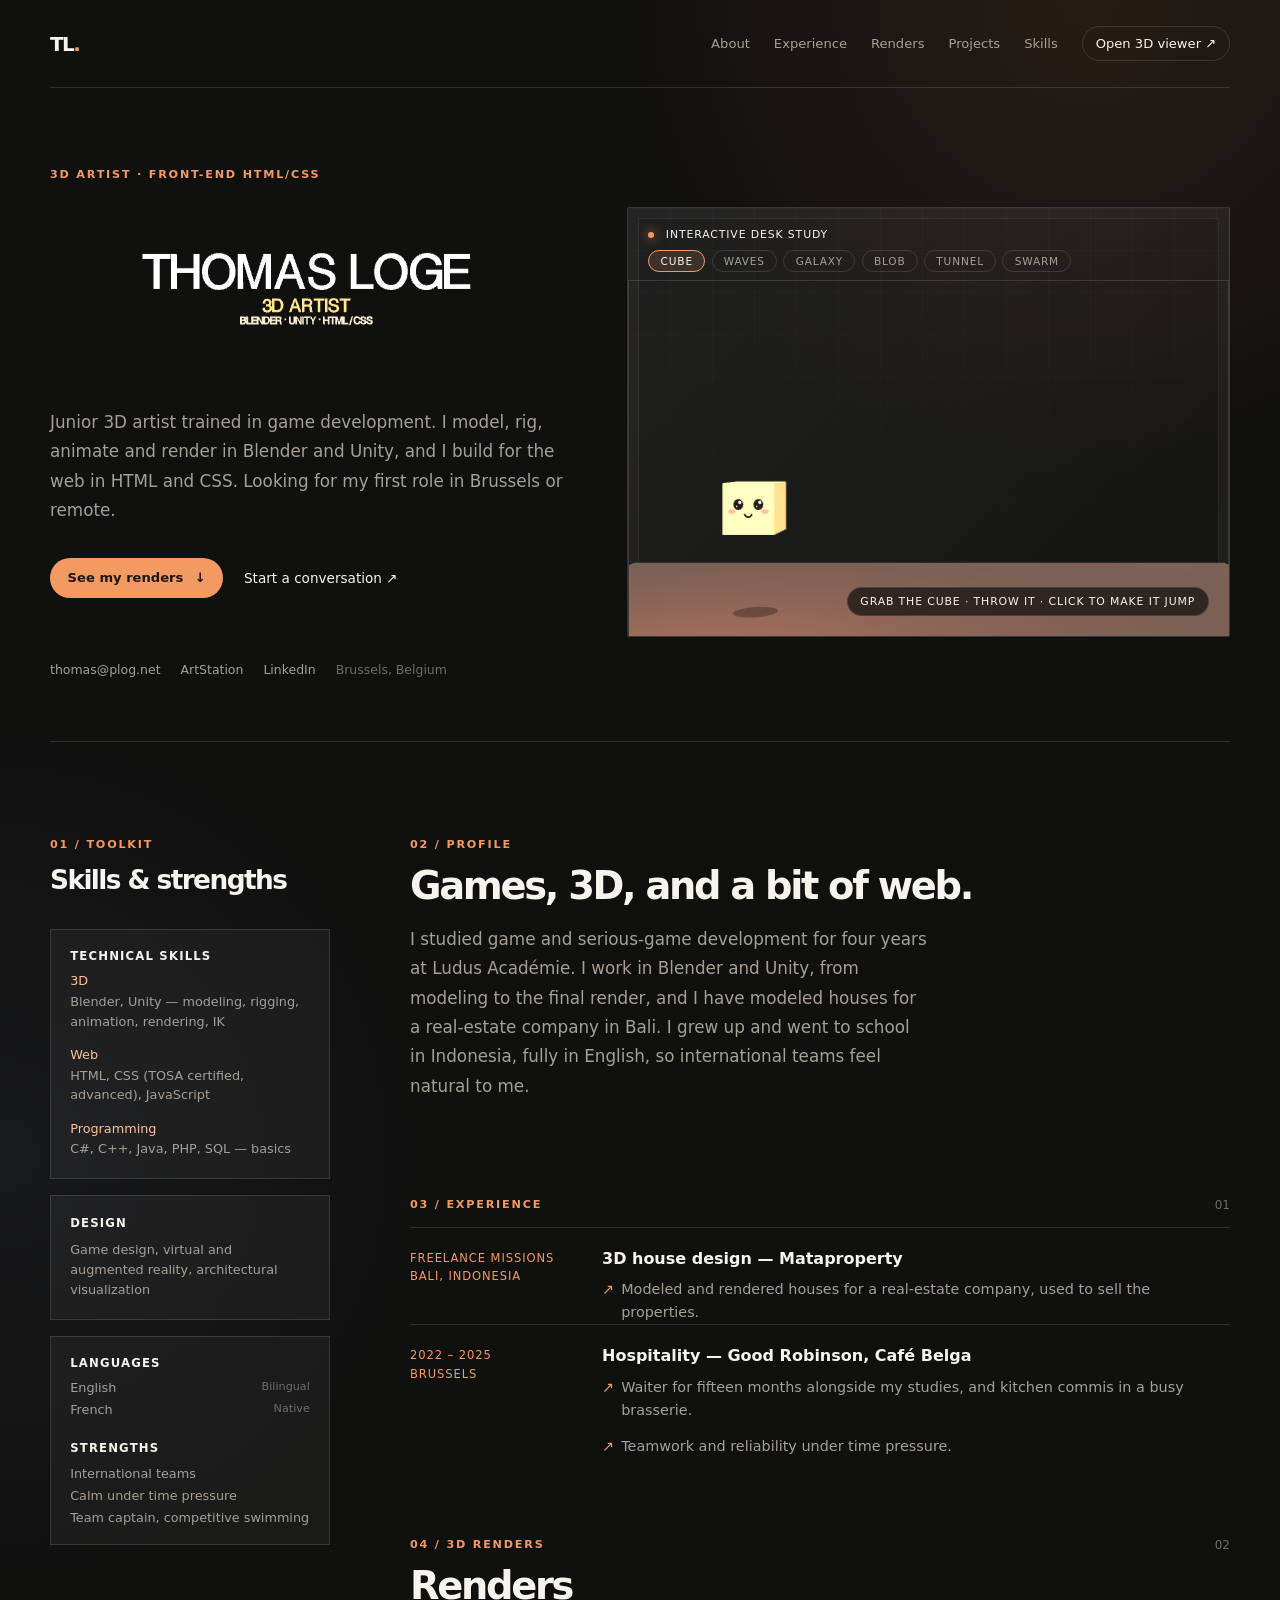
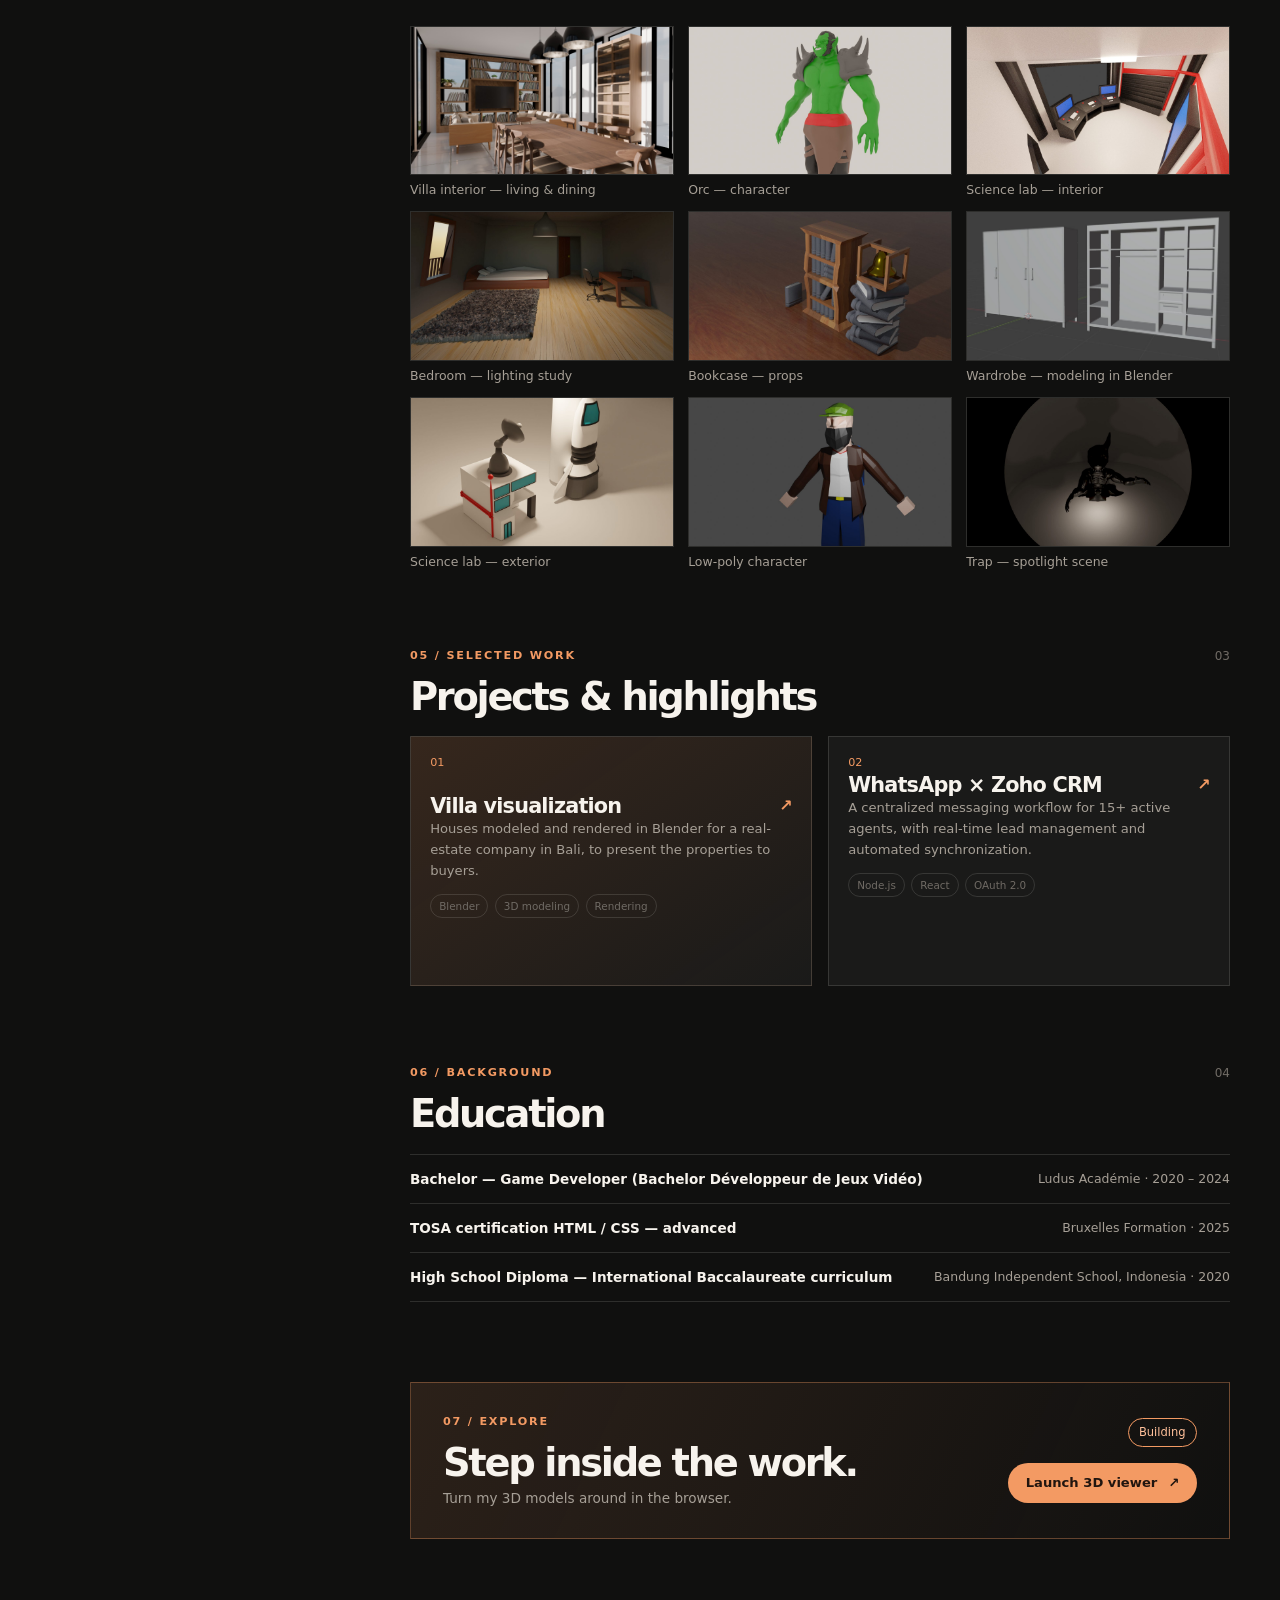
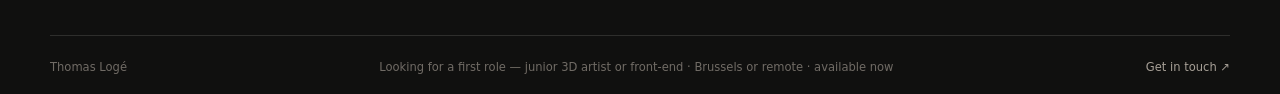
<file: index.html>
<!doctype html>
<html lang="en">
  <head>
    <meta charset="UTF-8" />
    <meta name="viewport" content="width=device-width, initial-scale=1.0" />
    <meta
      name="description"
      content="Thomas Logé, junior 3D artist in Brussels: Blender and Unity modeling, rigging, animation and rendering, plus front-end HTML/CSS."
    />
    <title>Thomas Logé | 3D Artist · Blender & Unity</title>
    <link rel="stylesheet" href="css/styles.css?v=20260926i" />
  </head>

  <body>
    <div class="page-shell">
      <header class="topbar">
        <a class="brand" href="index.html" aria-label="Thomas Logé home">TL<span>.</span></a>
        <nav class="nav-links" aria-label="Primary navigation">
          <a href="#about">About</a>
          <a href="#experience">Experience</a>
          <a href="#renders">Renders</a>
          <a href="#projects">Projects</a>
          <a href="#skills">Skills</a>
          <a class="nav-cta" href="pages/viewer.html">Open 3D viewer <span aria-hidden="true">↗</span></a>
        </nav>
      </header>

      <main>
        <section class="hero" id="about">
          <div class="hero-copy">
            <p class="eyebrow">3D artist · Front-end HTML/CSS</p>
            <div class="hero-headline">
              <h1 class="sr-only">Thomas Logé</h1>
              <canvas id="heroHeadline3d" aria-label="Interactive 3D text reading Thomas Logé, 3D artist"></canvas>
              <div id="heroHeadlineFallback" class="hero-headline-fallback" aria-hidden="true">
                <strong>Thomas <em>Logé</em></strong>
                <span>3D Artist · Blender · Unity · HTML/CSS</span>
              </div>
            </div>
            <p class="hero-text">
              Junior 3D artist trained in game development. I model, rig, animate and
              render in Blender and Unity, and I build for the web in HTML and CSS.
              Looking for my first role in Brussels or remote.
            </p>
            <div class="hero-actions">
              <a class="btn btn-primary" href="#renders">See my renders <span aria-hidden="true">↓</span></a>
              <a class="text-link" href="mailto:thomas@plog.net">Start a conversation <span aria-hidden="true">↗</span></a>
            </div>
            <div class="contact-bar" aria-label="Contact details">
              <a href="mailto:thomas@plog.net">thomas@plog.net</a>
              <a href="https://amuk8.artstation.com/" rel="noopener">ArtStation</a>
              <a href="https://www.linkedin.com/in/thomas-log%C3%A9" rel="noopener">LinkedIn</a>
              <span>Brussels, Belgium</span>
            </div>
          </div>

          <div class="hero-visual" aria-label="Interactive 3D introduction">
            <div class="hero-visual-label"><span class="status-dot"></span> Interactive desk study</div>
            <div class="hero-tabs" role="tablist" aria-label="Animations">
              <button type="button" role="tab" aria-selected="true" data-demo="hero3dText" data-hint="Grab the cube · throw it · click to make it jump">Cube</button>
              <button type="button" role="tab" aria-selected="false" data-demo="heroWaves" data-hint="Move your cursor over the water">Waves</button>
              <button type="button" role="tab" aria-selected="false" data-demo="heroGalaxy" data-hint="Move your cursor to tilt it · click for a boost">Galaxy</button>
              <button type="button" role="tab" aria-selected="false" data-demo="heroBlob" data-hint="Move your cursor · click to transform it">Blob</button>
              <button type="button" role="tab" aria-selected="false" data-demo="heroTunnel" data-hint="Steer with your cursor · hold the click to go faster">Tunnel</button>
              <button type="button" role="tab" aria-selected="false" data-demo="heroSwarm" data-hint="Move to attract the swarm · click to explode it">Swarm</button>
            </div>
            <div class="hero-title-3d">
              <canvas id="hero3dText" aria-label="Interactive 3D cube character"></canvas>
              <canvas id="heroWaves" aria-label="Animated wave field" hidden></canvas>
              <canvas id="heroGalaxy" aria-label="Spiral galaxy of particles" hidden></canvas>
              <canvas id="heroBlob" aria-label="Glossy morphing blob" hidden></canvas>
              <canvas id="heroTunnel" aria-label="Flight through a glowing tunnel" hidden></canvas>
              <canvas id="heroSwarm" aria-label="Particle swarm following the cursor" hidden></canvas>
            </div>
            <p class="hero-hint">Grab the cube · throw it · click to make it jump</p>
          </div>
        </section>

        <div class="section-rule"></div>

        <section class="content-layout">
          <aside class="sidebar" id="skills">
            <div class="section-intro">
              <p class="eyebrow">01 / Toolkit</p>
              <h2>Skills & strengths</h2>
            </div>

            <article class="info-card">
              <h3>Technical skills</h3>
              <dl class="skill-list">
                <div><dt>3D</dt><dd>Blender, Unity — modeling, rigging, animation, rendering, IK</dd></div>
                <div><dt>Web</dt><dd>HTML, CSS (TOSA certified, advanced), JavaScript</dd></div>
                <div><dt>Programming</dt><dd>C#, C++, Java, PHP, SQL — basics</dd></div>
              </dl>
            </article>

            <article class="info-card compact-card">
              <h3>Design</h3>
              <p>Game design, virtual and augmented reality, architectural visualization</p>
            </article>

            <article class="info-card split-card">
              <div>
                <h3>Languages</h3>
                <ul class="clean-list">
                  <li>English <span>Bilingual</span></li>
                  <li>French <span>Native</span></li>
                </ul>
              </div>
              <div>
                <h3>Strengths</h3>
                <ul class="clean-list">
                  <li>International teams</li>
                  <li>Calm under time pressure</li>
                  <li>Team captain, competitive swimming</li>
                </ul>
              </div>
            </article>
          </aside>

          <div class="main-column">
            <section class="section-block" aria-labelledby="summary-title">
              <p class="eyebrow">02 / Profile</p>
              <h2 id="summary-title">Games, 3D, and a bit of web.</h2>
              <p class="lead">
                I studied game and serious-game development for four years at Ludus Académie.
                I work in Blender and Unity, from modeling to the final render, and I have
                modeled houses for a real-estate company in Bali. I grew up and went to school
                in Indonesia, fully in English, so international teams feel natural to me.
              </p>
            </section>

            <section class="section-block" id="experience" aria-labelledby="experience-title">
              <div class="section-heading">
                <p class="eyebrow">03 / Experience</p>
                <span class="section-index">01</span>
              </div>
              <div class="timeline-item">
                <div class="timeline-meta">Freelance missions<br />Bali, Indonesia</div>
                <div>
                  <h3 id="experience-title">3D house design — Mataproperty</h3>
                  <ul class="feature-list">
                    <li>Modeled and rendered houses for a real-estate company, used to sell the properties.</li>
                  </ul>
                </div>
              </div>
              <div class="timeline-item">
                <div class="timeline-meta">2022 – 2025<br />Brussels</div>
                <div>
                  <h3>Hospitality — Good Robinson, Café Belga</h3>
                  <ul class="feature-list">
                    <li>Waiter for fifteen months alongside my studies, and kitchen commis in a busy brasserie.</li>
                    <li>Teamwork and reliability under time pressure.</li>
                  </ul>
                </div>
              </div>
            </section>

            <section class="section-block" id="renders" aria-labelledby="renders-title">
              <div class="section-heading">
                <p class="eyebrow">04 / 3D renders</p>
                <span class="section-index">02</span>
              </div>
              <h2 id="renders-title">Renders</h2>
              <div class="render-grid">
                <figure><a href="img/renders/villa-interior.jpg"><img src="img/renders/villa-interior.jpg" alt="Sunlit villa living and dining room with a wooden bookcase wall and black pendant lamps" loading="lazy" /></a><figcaption>Villa interior — living &amp; dining</figcaption></figure>
                <figure><a href="img/renders/orc.jpg"><img src="img/renders/orc.jpg" alt="Orc character model in armour" loading="lazy" /></a><figcaption>Orc — character</figcaption></figure>
                <figure><a href="img/renders/science-lab-interior.jpg"><img src="img/renders/science-lab-interior.jpg" alt="Science lab control room interior" loading="lazy" /></a><figcaption>Science lab — interior</figcaption></figure>
                <figure><a href="img/renders/bedroom-lighting.jpg?v=2"><img src="img/renders/bedroom-lighting.jpg?v=2" alt="Dim bedroom lit by a window at sunset" loading="lazy" /></a><figcaption>Bedroom — lighting study</figcaption></figure>
                <figure><a href="img/renders/bookcase.jpg?v=2"><img src="img/renders/bookcase.jpg?v=2" alt="Stylized wooden bookcase with a bell" loading="lazy" /></a><figcaption>Bookcase — props</figcaption></figure>
                <figure><a href="img/renders/wardrobe-modeling.jpg"><img src="img/renders/wardrobe-modeling.jpg" alt="Wardrobe and open dressing modeled in the Blender viewport" loading="lazy" /></a><figcaption>Wardrobe — modeling in Blender</figcaption></figure>
                <figure><a href="img/renders/science-lab.jpg"><img src="img/renders/science-lab.jpg" alt="Small science lab building next to a rocket" loading="lazy" /></a><figcaption>Science lab — exterior</figcaption></figure>
                <figure><a href="img/renders/low-poly-character.jpg"><img src="img/renders/low-poly-character.jpg" alt="Low-poly character in a leather jacket and cap" loading="lazy" /></a><figcaption>Low-poly character</figcaption></figure>
                <figure><a href="img/renders/trap.jpg?v=2"><img src="img/renders/trap.jpg?v=2" alt="Creature under a spotlight in the dark" loading="lazy" /></a><figcaption>Trap — spotlight scene</figcaption></figure>
              </div>
              <dialog id="lightbox" class="lightbox" aria-label="Render viewer">
                <button class="lightbox-close" type="button" aria-label="Close">×</button>
                <p class="lightbox-count"></p>
                <button class="lightbox-prev" type="button" aria-label="Previous render">‹</button>
                <figure>
                  <img alt="" />
                  <figcaption></figcaption>
                </figure>
                <button class="lightbox-next" type="button" aria-label="Next render">›</button>
              </dialog>
            </section>

            <section class="section-block" id="projects" aria-labelledby="projects-title">
              <div class="section-heading">
                <p class="eyebrow">05 / Selected work</p>
                <span class="section-index">03</span>
              </div>
              <h2 id="projects-title">Projects & highlights</h2>
              <div class="project-grid">
                <article class="project-card project-card-accent" data-project-card>
                  <span class="project-number">01</span>
                  <button class="project-toggle" type="button" aria-expanded="false">
                    <span>Villa visualization</span><span class="project-arrow" aria-hidden="true">↗</span>
                  </button>
                  <p>Houses modeled and rendered in Blender for a real-estate company in Bali, to present the properties to buyers.</p>
                  <div class="tag-list"><span>Blender</span><span>3D modeling</span><span>Rendering</span></div>
                  <div class="project-detail">
                    <strong>What I did</strong>
                    <p>Architectural visualization: modeling each house and rendering it for property sales.</p>
                  </div>
                </article>
                <article class="project-card" data-project-card>
                  <span class="project-number">02</span>
                  <button class="project-toggle" type="button" aria-expanded="false">
                    <span>WhatsApp × Zoho CRM</span><span class="project-arrow" aria-hidden="true">↗</span>
                  </button>
                  <p>A centralized messaging workflow for 15+ active agents, with real-time lead management and automated synchronization.</p>
                  <div class="tag-list"><span>Node.js</span><span>React</span><span>OAuth 2.0</span></div>
                  <div class="project-detail">
                    <strong>What I built</strong>
                    <p>A Node.js and TypeScript bridge, a React CRM widget, OAuth 2.0 authentication, and REST webhooks for reliable lead synchronization.</p>
                  </div>
                </article>
              </div>
            </section>

            <section class="section-block" aria-labelledby="education-title">
              <div class="section-heading">
                <p class="eyebrow">06 / Background</p>
                <span class="section-index">04</span>
              </div>
              <h2 id="education-title">Education</h2>
              <div class="education-list">
                <div><strong>Bachelor — Game Developer (Bachelor Développeur de Jeux Vidéo)</strong><span>Ludus Académie · 2020 – 2024</span></div>
                <div><strong>TOSA certification HTML / CSS — advanced</strong><span>Bruxelles Formation · 2025</span></div>
                <div><strong>High School Diploma — International Baccalaureate curriculum</strong><span>Bandung Independent School, Indonesia · 2020</span></div>
              </div>
            </section>

            <section class="viewer-promo" aria-labelledby="viewer-title">
              <div>
                <p class="eyebrow">07 / Explore</p>
                <h2 id="viewer-title">Step inside the work.</h2>
                <p>Turn my 3D models around in the browser.</p>
              </div>
              <div class="model-launcher">
                <div id="modelList" class="model-list"><span class="muted">Loading models…</span></div>
                <a id="enterModelBtn" class="btn btn-primary" href="pages/viewer.html">Launch 3D viewer <span aria-hidden="true">↗</span></a>
              </div>
            </section>
          </div>
        </section>
      </main>

      <footer class="footer">
        <span>Thomas Logé</span>
        <span>Looking for a first role — junior 3D artist or front-end · Brussels or remote · available now</span>
        <a href="mailto:thomas@plog.net">Get in touch ↗</a>
      </footer>
    </div>

    <script type="importmap">
      {"imports":{"three":"./js/libs/package/build/three.module.js"}}
    </script>
    <script type="module" src="js/home.js?v=20260926k"></script>
  </body>
</html>
</file>
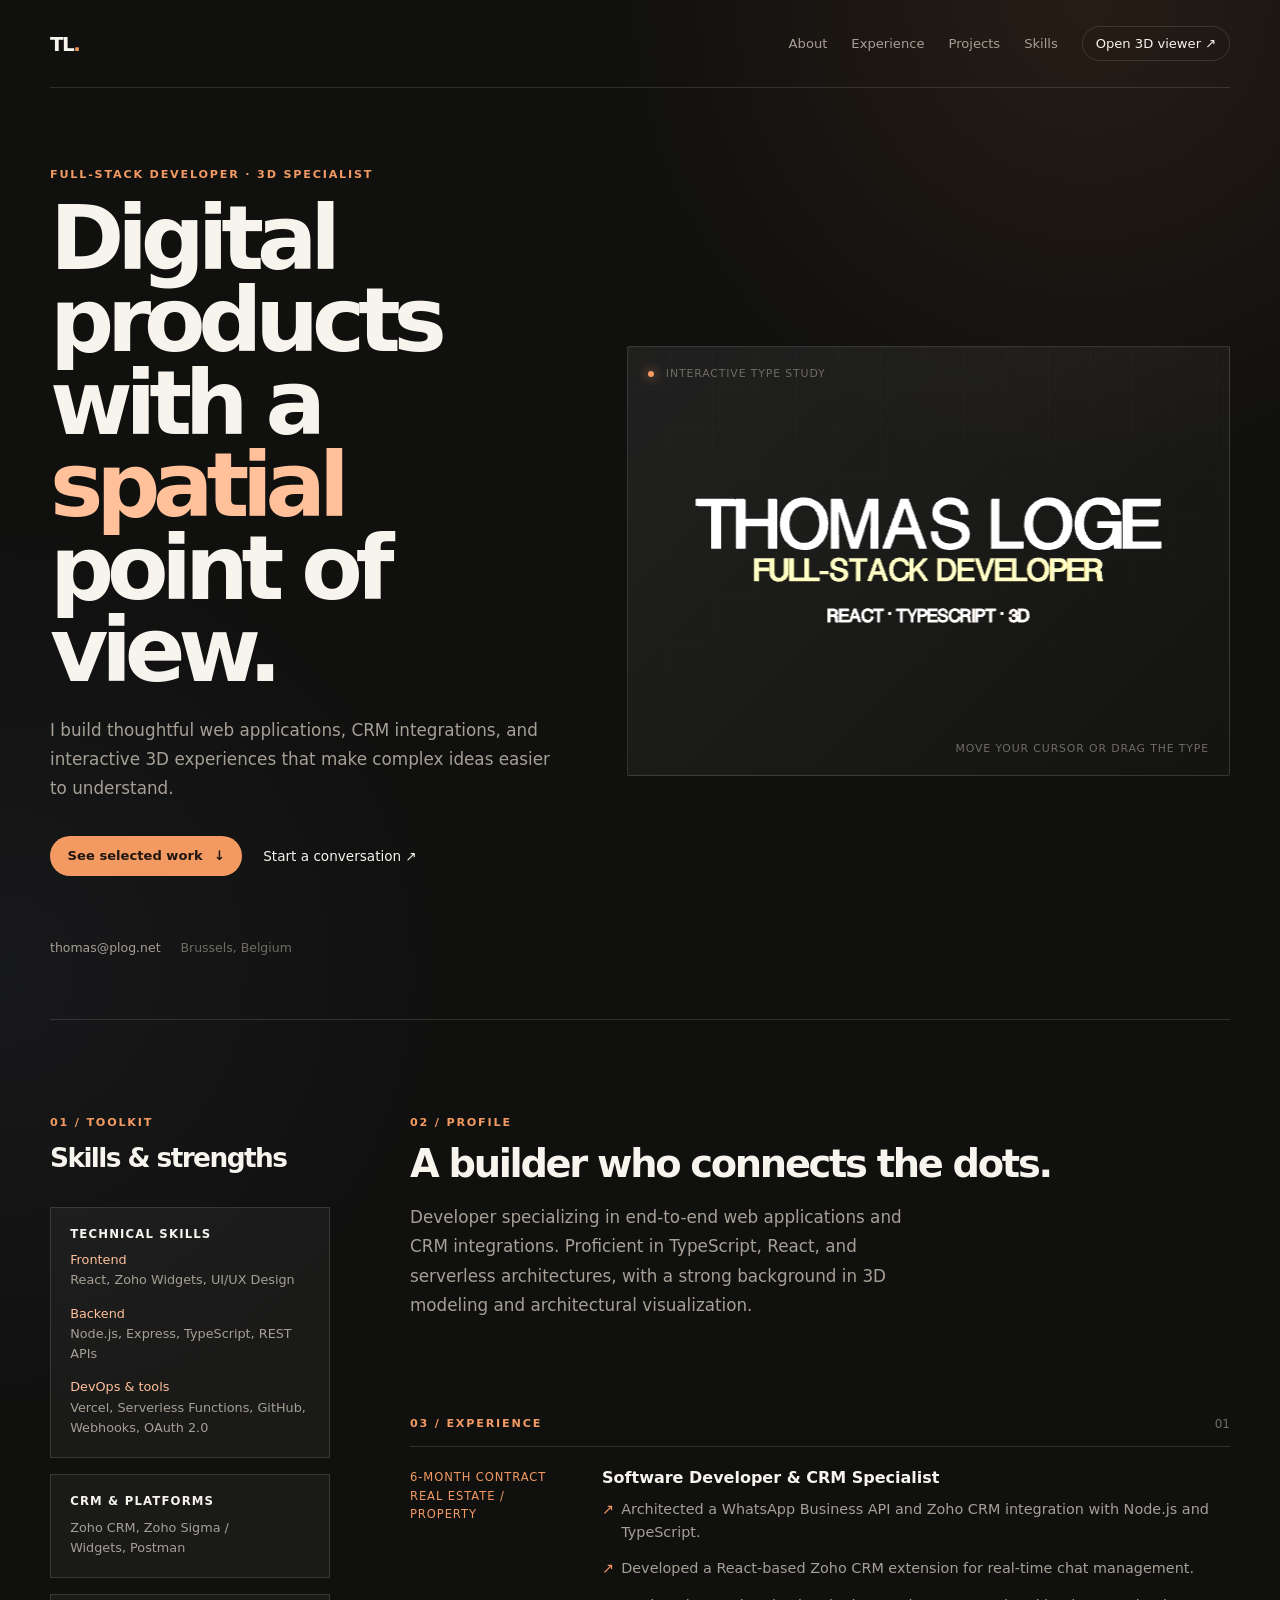
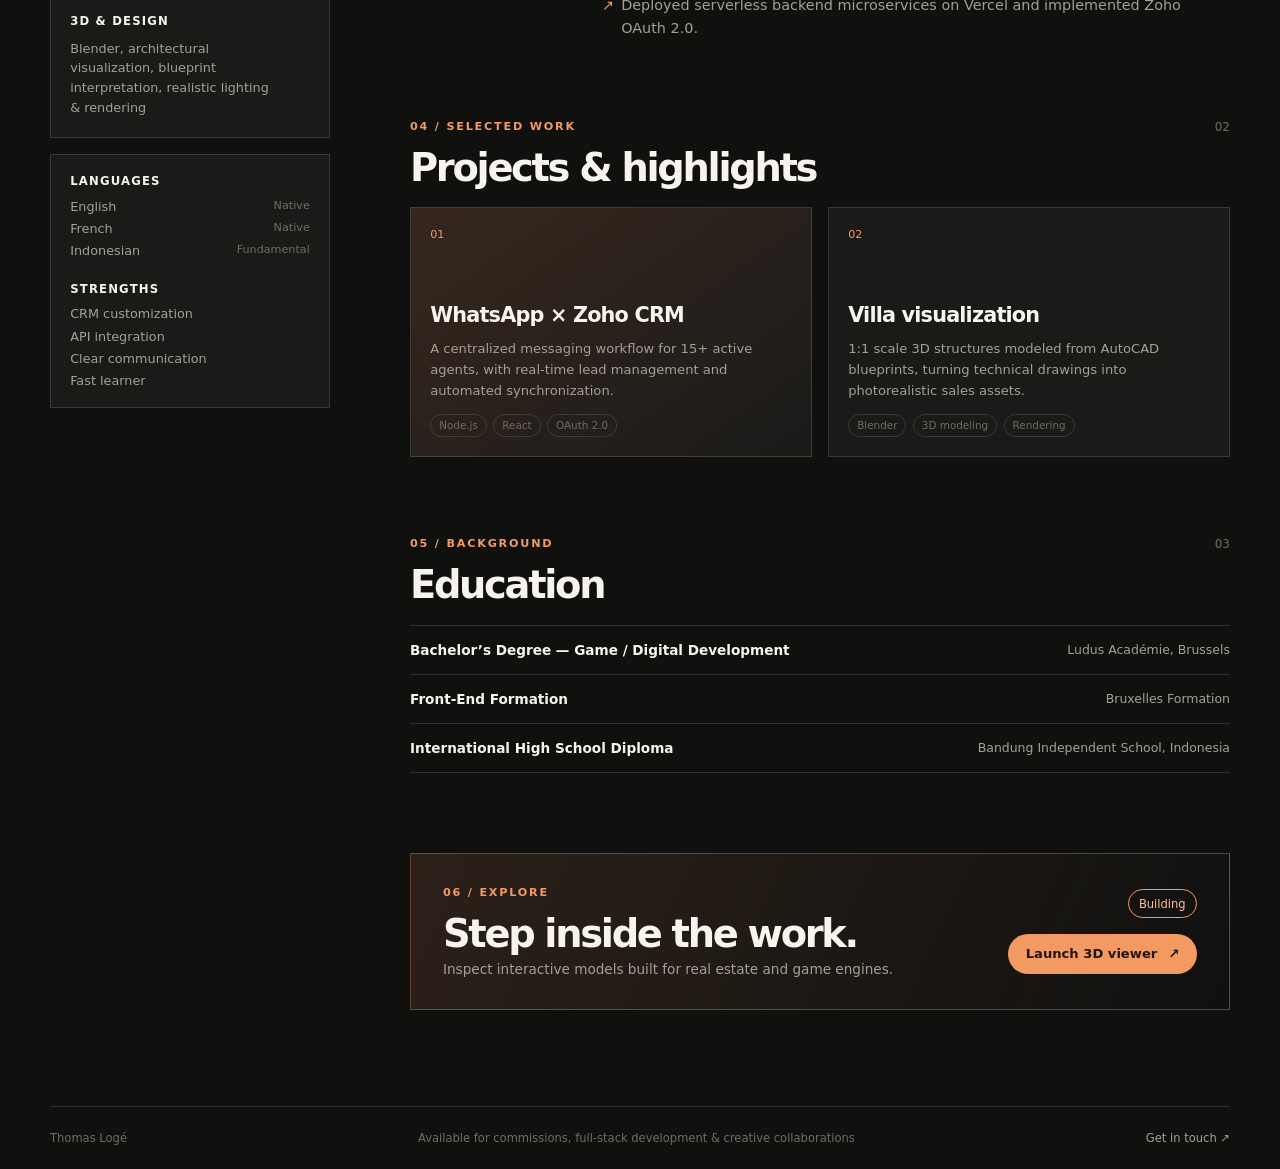
<file: website/index.html>
<!doctype html>
<html lang="en">
  <head>
    <meta charset="UTF-8" />
    <meta name="viewport" content="width=device-width, initial-scale=1.0" />
    <meta
      name="description"
      content="Thomas Logé is a full-stack developer and 3D specialist based in Brussels."
    />
    <title>Thomas Logé | Full-stack developer & 3D specialist</title>
    <link rel="stylesheet" href="css/styles.css" />
  </head>

  <body>
    <div class="page-shell">
      <header class="topbar">
        <a class="brand" href="index.html" aria-label="Thomas Logé home">TL<span>.</span></a>
        <nav class="nav-links" aria-label="Primary navigation">
          <a href="#about">About</a>
          <a href="#experience">Experience</a>
          <a href="#projects">Projects</a>
          <a href="#skills">Skills</a>
          <a class="nav-cta" href="pages/viewer.html">Open 3D viewer <span aria-hidden="true">↗</span></a>
        </nav>
      </header>

      <main>
        <section class="hero" id="about">
          <div class="hero-copy">
            <p class="eyebrow">Full-stack developer · 3D specialist</p>
            <h1>Digital products with a <em>spatial</em> point of view.</h1>
            <p class="hero-text">
              I build thoughtful web applications, CRM integrations, and interactive 3D
              experiences that make complex ideas easier to understand.
            </p>
            <div class="hero-actions">
              <a class="btn btn-primary" href="#projects">See selected work <span aria-hidden="true">↓</span></a>
              <a class="text-link" href="mailto:thomas@plog.net">Start a conversation <span aria-hidden="true">↗</span></a>
            </div>
            <div class="contact-bar" aria-label="Contact details">
              <a href="mailto:thomas@plog.net">thomas@plog.net</a>
              <span>Brussels, Belgium</span>
            </div>
          </div>

          <div class="hero-visual" aria-label="Interactive 3D introduction">
            <div class="hero-visual-label"><span class="status-dot"></span> Interactive type study</div>
            <div class="hero-title-3d">
              <div id="heroTitleFallback" class="hero-title-fallback" aria-hidden="true">
                <strong>THOMAS<br />LOGÉ</strong>
                <span>Full-stack developer</span>
              </div>
              <canvas id="hero3dText" aria-label="Interactive 3D text reading Thomas Logé"></canvas>
            </div>
            <p class="hero-hint">Move your cursor or drag the type</p>
          </div>
        </section>

        <div class="section-rule"></div>

        <section class="content-layout">
          <aside class="sidebar" id="skills">
            <div class="section-intro">
              <p class="eyebrow">01 / Toolkit</p>
              <h2>Skills & strengths</h2>
            </div>

            <article class="info-card">
              <h3>Technical skills</h3>
              <dl class="skill-list">
                <div><dt>Frontend</dt><dd>React, Zoho Widgets, UI/UX Design</dd></div>
                <div><dt>Backend</dt><dd>Node.js, Express, TypeScript, REST APIs</dd></div>
                <div><dt>DevOps & tools</dt><dd>Vercel, Serverless Functions, GitHub, Webhooks, OAuth 2.0</dd></div>
              </dl>
            </article>

            <article class="info-card compact-card">
              <h3>CRM & platforms</h3>
              <p>Zoho CRM, Zoho Sigma / Widgets, Postman</p>
            </article>

            <article class="info-card compact-card">
              <h3>3D & design</h3>
              <p>Blender, architectural visualization, blueprint interpretation, realistic lighting & rendering</p>
            </article>

            <article class="info-card split-card">
              <div>
                <h3>Languages</h3>
                <ul class="clean-list">
                  <li>English <span>Native</span></li>
                  <li>French <span>Native</span></li>
                  <li>Indonesian <span>Fundamental</span></li>
                </ul>
              </div>
              <div>
                <h3>Strengths</h3>
                <ul class="clean-list">
                  <li>CRM customization</li>
                  <li>API integration</li>
                  <li>Clear communication</li>
                  <li>Fast learner</li>
                </ul>
              </div>
            </article>
          </aside>

          <div class="main-column">
            <section class="section-block" aria-labelledby="summary-title">
              <p class="eyebrow">02 / Profile</p>
              <h2 id="summary-title">A builder who connects the dots.</h2>
              <p class="lead">
                Developer specializing in end-to-end web applications and CRM integrations.
                Proficient in TypeScript, React, and serverless architectures, with a strong
                background in 3D modeling and architectural visualization.
              </p>
            </section>

            <section class="section-block" id="experience" aria-labelledby="experience-title">
              <div class="section-heading">
                <p class="eyebrow">03 / Experience</p>
                <span class="section-index">01</span>
              </div>
              <div class="timeline-item">
                <div class="timeline-meta">6-month contract<br />Real estate / property</div>
                <div>
                  <h3 id="experience-title">Software Developer & CRM Specialist</h3>
                  <ul class="feature-list">
                    <li>Architected a WhatsApp Business API and Zoho CRM integration with Node.js and TypeScript.</li>
                    <li>Developed a React-based Zoho CRM extension for real-time chat management.</li>
                    <li>Deployed serverless backend microservices on Vercel and implemented Zoho OAuth 2.0.</li>
                  </ul>
                </div>
              </div>
            </section>

            <section class="section-block" id="projects" aria-labelledby="projects-title">
              <div class="section-heading">
                <p class="eyebrow">04 / Selected work</p>
                <span class="section-index">02</span>
              </div>
              <h2 id="projects-title">Projects & highlights</h2>
              <div class="project-grid">
                <article class="project-card project-card-accent">
                  <span class="project-number">01</span>
                  <h3>WhatsApp × Zoho CRM</h3>
                  <p>A centralized messaging workflow for 15+ active agents, with real-time lead management and automated synchronization.</p>
                  <div class="tag-list"><span>Node.js</span><span>React</span><span>OAuth 2.0</span></div>
                </article>
                <article class="project-card">
                  <span class="project-number">02</span>
                  <h3>Villa visualization</h3>
                  <p>1:1 scale 3D structures modeled from AutoCAD blueprints, turning technical drawings into photorealistic sales assets.</p>
                  <div class="tag-list"><span>Blender</span><span>3D modeling</span><span>Rendering</span></div>
                </article>
              </div>
            </section>

            <section class="section-block" aria-labelledby="education-title">
              <div class="section-heading">
                <p class="eyebrow">05 / Background</p>
                <span class="section-index">03</span>
              </div>
              <h2 id="education-title">Education</h2>
              <div class="education-list">
                <div><strong>Bachelor’s Degree — Game / Digital Development</strong><span>Ludus Académie, Brussels</span></div>
                <div><strong>Front-End Formation</strong><span>Bruxelles Formation</span></div>
                <div><strong>International High School Diploma</strong><span>Bandung Independent School, Indonesia</span></div>
              </div>
            </section>

            <section class="viewer-promo" aria-labelledby="viewer-title">
              <div>
                <p class="eyebrow">06 / Explore</p>
                <h2 id="viewer-title">Step inside the work.</h2>
                <p>Inspect interactive models built for real estate and game engines.</p>
              </div>
              <div class="model-launcher">
                <div id="modelList" class="model-list"><span class="muted">Loading models…</span></div>
                <a id="enterModelBtn" class="btn btn-primary" href="pages/viewer.html">Launch 3D viewer <span aria-hidden="true">↗</span></a>
              </div>
            </section>
          </div>
        </section>
      </main>

      <footer class="footer">
        <span>Thomas Logé</span>
        <span>Available for commissions, full-stack development & creative collaborations</span>
        <a href="mailto:thomas@plog.net">Get in touch ↗</a>
      </footer>
    </div>

    <script type="importmap">
      {"imports":{"three":"./js/libs/package/build/three.module.js"}}
    </script>
    <script type="module" src="js/home.js"></script>
  </body>
</html>
</file>
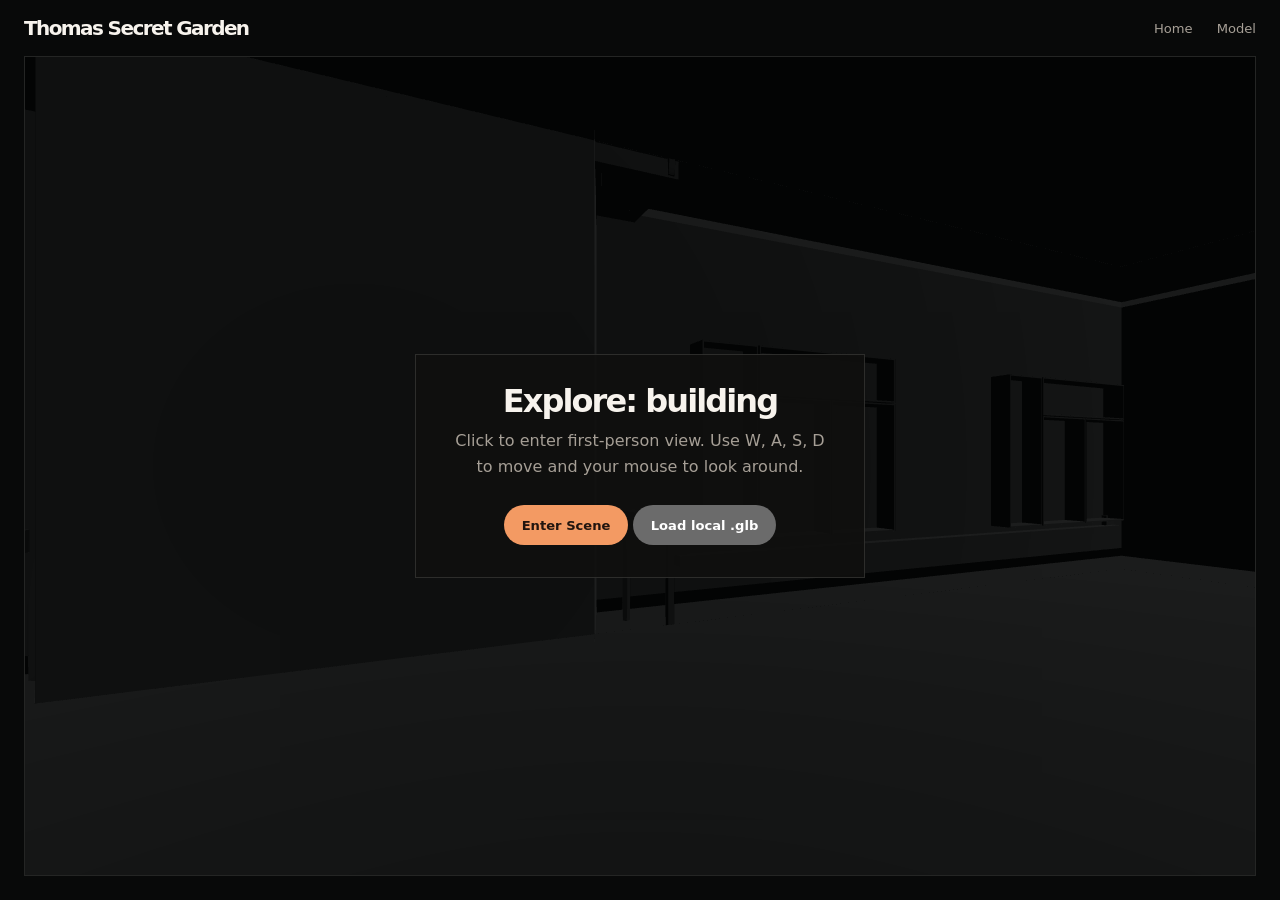
<file: website/pages/viewer.html>
<!doctype html>
<html lang="en">
  <head>
    <meta charset="UTF-8" />
    <meta name="viewport" content="width=device-width, initial-scale=1.0" />
    <title>Thomas Secret Garden — Model View</title>
    <meta
      name="description"
      content="A first-person walkthrough experience for exploring a Blender-inspired scene."
    />
    <link rel="stylesheet" href="../css/styles.css" />
  </head>
  <body class="viewer-page">
    <div class="viewer-shell">
      <header class="viewer-topbar">
        <a class="brand" href="../index.html">Thomas Secret Garden</a>
        <nav class="nav-links">
          <a href="../index.html">Home</a>
          <a href="viewer.html" class="active">Model</a>
        </nav>
      </header>

      <main class="viewer-main">
        <div id="viewerContainer" class="viewer-canvas">
          <div id="overlay" class="viewer-overlay">
            <div class="overlay-card">
              <h1 id="overlayTitle">Explore the space</h1>
              <p id="overlayText">Click to enter first-person view. Use W, A, S, D to move and your mouse to look around.</p>
              <button id="enterBtn" class="btn btn-primary">Enter Scene</button>
            </div>
          </div>
          <div id="crosshair" class="crosshair" aria-hidden="true"></div>
          <div id="settingsPanel" class="settings-panel" aria-hidden="true">
            <label for="fovRange">Field of view</label>
            <input id="fovRange" type="range" min="55" max="95" value="70" />
            <span id="fovValue">70°</span>
          </div>
        </div>
      </main>
    </div>

    <script src="../js/libs/three.min.146.0.js"></script>
    <script src="../js/libs/DRACOLoader.146.0.js"></script>
    <script src="../js/libs/GLTFLoader.146.0.js"></script>
    <script src="../js/libs/meshopt_decoder.js"></script>
    <script src="../js/viewer.js"></script>
  </body>
</html>
</file>
<file: css/styles.css>
:root {
  color-scheme: dark;
  --ink: #f7f3ed;
  --muted: #a69f96;
  --faint: #706b65;
  --line: rgba(247, 243, 237, 0.13);
  --panel: rgba(255, 255, 255, 0.045);
  --orange: #f39a63;
  --orange-light: #ffc09a;
  --bg: #10100f;
  font-family: Inter, ui-sans-serif, system-ui, -apple-system, BlinkMacSystemFont, "Segoe UI", sans-serif;
}

* { box-sizing: border-box; }
html { scroll-behavior: smooth; }
body {
  margin: 0;
  min-height: 100vh;
  color: var(--ink);
  background:
    radial-gradient(circle at 85% 0%, rgba(117, 72, 43, .22), transparent 30rem),
    radial-gradient(circle at 0% 35%, rgba(68, 74, 93, .15), transparent 28rem),
    var(--bg);
}
a { color: inherit; }
.page-shell { width: min(1180px, calc(100% - 3rem)); margin: auto; }
.topbar { display: flex; align-items: center; justify-content: space-between; min-height: 88px; border-bottom: 1px solid var(--line); }
.brand { font-size: 1.25rem; font-weight: 800; letter-spacing: -.08em; text-decoration: none; }
.brand span { color: var(--orange); }
.nav-links { display: flex; align-items: center; gap: 1.5rem; }
.nav-links a { color: var(--muted); font-size: .82rem; text-decoration: none; transition: color .2s ease; }
.nav-links a:hover, .nav-links a:focus-visible { color: var(--ink); }
.nav-links .nav-cta { color: var(--ink); padding: .55rem .8rem; border: 1px solid var(--line); border-radius: 999px; }
.hero { display: grid; grid-template-columns: minmax(0, .92fr) minmax(420px, 1.08fr); gap: 4rem; align-items: center; min-height: 600px; padding: 5rem 0 4rem; }
.eyebrow { margin: 0 0 1rem; color: var(--orange); font-size: .7rem; font-weight: 700; letter-spacing: .16em; text-transform: uppercase; }
h1, h2, h3, p { margin-top: 0; }
.sr-only { position: absolute; width: 1px; height: 1px; overflow: hidden; clip: rect(0,0,0,0); white-space: nowrap; clip-path: inset(50%); }
h1 { max-width: 650px; margin-bottom: 1.5rem; font-size: clamp(3.5rem, 7vw, 6.7rem); line-height: .92; letter-spacing: -.08em; }
h1 em { color: var(--orange-light); font-style: normal; }
h2 { margin-bottom: 1.25rem; font-size: clamp(1.8rem, 3vw, 3rem); line-height: 1; letter-spacing: -.06em; }
h3 { margin-bottom: .65rem; font-size: 1rem; }
.hero-text, .lead { max-width: 520px; color: var(--muted); font-size: 1.05rem; line-height: 1.75; }
.hero-headline { min-height: 175px; position: relative; margin-bottom: 1.5rem; }
#heroHeadline3d { width: 100%; height: 175px; cursor: grab; touch-action: none; }
#heroHeadline3d:active { cursor: grabbing; }
.hero-headline-fallback { position: absolute; inset: 0; display: flex; flex-direction: column; justify-content: center; gap: .55rem; pointer-events: none; }
.hero-headline-fallback strong { font-size: clamp(3.5rem, 7vw, 6.7rem); line-height: .92; letter-spacing: -.08em; }
.hero-headline-fallback em { color: var(--orange-light); font-style: normal; }
.hero-headline-fallback span { color: var(--orange); font-size: .75rem; letter-spacing: .1em; text-transform: uppercase; }
.hero-headline-fallback.hidden { display: none; }
.hero-actions { display: flex; align-items: center; gap: 1.3rem; margin-top: 2rem; }
.btn { display: inline-flex; align-items: center; gap: .7rem; border: 0; border-radius: 999px; padding: .78rem 1.1rem; font: inherit; font-size: .82rem; font-weight: 700; text-decoration: none; transition: transform .2s ease, background .2s ease; }
.btn:hover, .btn:focus-visible { transform: translateY(-2px); }
.btn-primary { color: #21150f; background: var(--orange); }
.text-link { color: var(--ink); font-size: .85rem; text-decoration: none; }
.text-link span, .btn span { color: inherit; }
.contact-bar { display: flex; gap: 1.25rem; margin-top: 4rem; color: var(--faint); font-size: .78rem; }
.contact-bar a { color: var(--muted); text-decoration: none; }
.hero-visual { min-height: 430px; position: relative; overflow: hidden; border: 1px solid var(--line); border-radius: 2px; background: linear-gradient(135deg, rgba(255,255,255,.07), rgba(255,255,255,.015)); box-shadow: inset 0 0 0 10px rgba(16,16,15,.35), inset 0 0 0 11px rgba(247,243,237,.08); }
.hero-visual::before { content: ""; position: absolute; inset: 0; opacity: .35; background-image: linear-gradient(rgba(255,255,255,.06) 1px, transparent 1px), linear-gradient(90deg, rgba(255,255,255,.06) 1px, transparent 1px); background-size: 42px 42px; mask-image: linear-gradient(to bottom, black, transparent); }
.hero-visual-label, .hero-hint { position: absolute; z-index: 2; color: var(--faint); font-size: .68rem; letter-spacing: .08em; text-transform: uppercase; }
.hero-visual-label { top: 1.25rem; left: 1.25rem; color: var(--ink); }
.hero-hint { right: 1.25rem; bottom: 1.25rem; margin: 0; padding: .45rem .8rem; border: 1px solid rgba(255,255,255,.12); border-radius: 999px; background: rgba(16,16,15,.72); color: var(--ink); pointer-events: none; }
.status-dot { display: inline-block; width: 6px; height: 6px; margin-right: .45rem; border-radius: 50%; background: var(--orange); box-shadow: 0 0 12px var(--orange); }
.hero-title-3d {
  position: absolute;
  inset: 4.5rem 0 0;
  border: 1px solid var(--line);
  border-bottom: 0;
}
.hero-title-3d canvas { position: absolute; inset: 0; width: 100%; height: 100%; }
.hero-tabs { position: absolute; z-index: 2; top: 2.6rem; left: 1.25rem; right: 1.25rem; display: flex; gap: .4rem; overflow-x: auto; scrollbar-width: none; }
.hero-tabs::-webkit-scrollbar { display: none; }
.hero-tabs button { flex-shrink: 0; padding: .25rem .7rem; border: 1px solid var(--line); border-radius: 999px; background: transparent; color: var(--muted); font: inherit; font-size: .66rem; letter-spacing: .08em; text-transform: uppercase; cursor: pointer; }
.hero-tabs button:hover, .hero-tabs button:focus-visible { color: var(--ink); }
.hero-tabs button[aria-selected="true"] { border-color: var(--orange); background: rgba(243,154,99,.14); color: var(--ink); }
#hero3dText { width: 100%; height: 100%; cursor: grab; touch-action: none; }
#hero3dText:active { cursor: grabbing; }
.section-rule { border-top: 1px solid var(--line); }
.content-layout { display: grid; grid-template-columns: 280px minmax(0, 1fr); gap: 5rem; padding: 6rem 0; }
.sidebar { display: flex; flex-direction: column; gap: 1rem; }
.section-intro h2 { font-size: 1.65rem; }
.info-card, .project-card { padding: 1.2rem; border: 1px solid var(--line); background: var(--panel); }
.info-card h3 { color: var(--ink); font-size: .73rem; letter-spacing: .1em; text-transform: uppercase; }
.skill-list, .skill-list div { margin: 0; }
.skill-list { display: grid; gap: 1rem; }
.skill-list dt { margin-bottom: .2rem; color: var(--orange-light); font-size: .8rem; }
.skill-list dd, .info-card p { margin: 0; color: var(--muted); font-size: .8rem; line-height: 1.55; }
.compact-card p { max-width: 210px; }
.split-card { display: grid; gap: 1.5rem; }
.clean-list, .feature-list { margin: 0; padding: 0; list-style: none; }
.clean-list { display: grid; gap: .45rem; color: var(--muted); font-size: .8rem; }
.clean-list li { display: flex; justify-content: space-between; gap: .5rem; }
.clean-list span { color: var(--faint); font-size: .7rem; }
.main-column { min-width: 0; }
.section-block { padding: 0 0 5rem; }
.section-heading { display: flex; justify-content: space-between; align-items: start; }
.section-index { color: var(--faint); font-size: .75rem; }
.timeline-item { display: grid; grid-template-columns: 160px 1fr; gap: 2rem; padding-top: 1.3rem; border-top: 1px solid var(--line); }
.timeline-meta { color: var(--orange); font-size: .72rem; line-height: 1.6; text-transform: uppercase; letter-spacing: .08em; }
.feature-list { display: grid; gap: .85rem; color: var(--muted); font-size: .9rem; line-height: 1.6; }
.feature-list li { position: relative; padding-left: 1.2rem; }
.feature-list li::before { content: "↗"; position: absolute; left: 0; color: var(--orange); }
.project-grid { display: grid; grid-template-columns: repeat(2, minmax(0, 1fr)); gap: 1rem; }
.project-card { min-height: 250px; position: relative; display: flex; flex-direction: column; cursor: grab; transform: translate3d(0,0,0) rotate(0deg); transition: border-color .2s ease, background .2s ease, transform .18s ease, box-shadow .2s ease; touch-action: none; user-select: none; -webkit-user-select: none; }
.project-card:active { cursor: grabbing; }
.project-card:hover, .project-card.is-expanded { border-color: rgba(243,154,99,.5); box-shadow: 0 18px 35px rgba(0,0,0,.16); }
.project-card-accent { background: linear-gradient(145deg, rgba(243,154,99,.17), var(--panel)); }
.project-number { color: var(--orange); font-size: .7rem; }
.project-toggle { display: flex; align-items: center; justify-content: space-between; gap: 1rem; margin-top: auto; padding: 0; border: 0; color: var(--ink); background: transparent; cursor: pointer; font: inherit; font-size: 1.3rem; font-weight: 700; letter-spacing: -.04em; text-align: left; }
.project-arrow { color: var(--orange); font-size: 1rem; transition: transform .2s ease; }
.project-card.is-expanded .project-arrow { transform: rotate(90deg); }
.project-card p { color: var(--muted); font-size: .82rem; line-height: 1.6; }
.project-detail { display: grid; grid-template-rows: 0fr; opacity: 0; transition: grid-template-rows .3s ease, opacity .2s ease, margin-top .3s ease; }
.project-detail > * { overflow: hidden; }
.project-detail strong { color: var(--orange-light); font-size: .72rem; text-transform: uppercase; letter-spacing: .1em; }
.project-detail p { margin: .4rem 0 0; }
.project-card.is-expanded .project-detail { grid-template-rows: 1fr; opacity: 1; margin-top: 1rem; }
.tag-list { display: flex; flex-wrap: wrap; gap: .4rem; }
.tag-list span { padding: .3rem .5rem; border: 1px solid var(--line); border-radius: 999px; color: var(--faint); font-size: .65rem; }
.render-grid { display: grid; grid-template-columns: repeat(auto-fill, minmax(220px, 1fr)); gap: .9rem; }
.render-grid figure { margin: 0; }
.render-grid a { display: block; overflow: hidden; border: 1px solid var(--line); cursor: zoom-in; transition: border-color .2s ease; }
.render-grid img { display: block; width: 100%; aspect-ratio: 16 / 9; object-fit: cover; transition: transform .45s ease; }
.render-grid a:hover, .render-grid a:focus-visible { border-color: var(--orange); }
.render-grid a:hover img, .render-grid a:focus-visible img { transform: scale(1.05); }

/* Visionneuse des rendus */
html:has(.lightbox[open]) { overflow: hidden; }
.lightbox { width: 100vw; height: 100vh; max-width: none; max-height: none; margin: 0; padding: 3.5rem 4.5rem; border: 0; background: transparent; color: var(--ink); }
.lightbox[open] { display: grid; place-items: center; animation: lightbox-in .25s ease; }
.lightbox::backdrop { background: rgba(8,8,7,.88); backdrop-filter: blur(8px); }
@keyframes lightbox-in { from { opacity: 0; } }
.lightbox figure { min-width: 0; display: flex; flex-direction: column; align-items: center; gap: .8rem; max-width: 100%; margin: 0; }
.lightbox img { max-width: 100%; max-height: calc(100vh - 9rem); object-fit: contain; border: 1px solid var(--line); box-shadow: 0 30px 80px rgba(0,0,0,.55); opacity: 0; transform: scale(.96); transition: opacity .3s ease, transform .3s ease; user-select: none; -webkit-user-drag: none; }
.lightbox img.is-shown { opacity: 1; transform: none; }
.lightbox figcaption { color: var(--muted); font-size: .85rem; }
.lightbox button { position: absolute; z-index: 2; width: 2.75rem; height: 2.75rem; border: 1px solid var(--line); border-radius: 999px; background: rgba(16,16,15,.8); color: var(--ink); font: inherit; font-size: 1.5rem; line-height: 1; cursor: pointer; }
.lightbox button:hover, .lightbox button:focus-visible { border-color: var(--orange); }
.lightbox-close { top: 1rem; right: 1rem; }
.lightbox-prev, .lightbox-next { top: 50%; transform: translateY(-50%); }
.lightbox-prev { left: 1rem; }
.lightbox-next { right: 1rem; }
.lightbox-count { position: absolute; top: 1.55rem; left: 1.25rem; margin: 0; color: var(--muted); font-size: .78rem; letter-spacing: .08em; }
@media (max-width: 520px) {
  .lightbox { padding: 3.5rem .75rem 4.75rem; }
  .lightbox-prev, .lightbox-next { top: auto; bottom: 1rem; transform: none; }
}
.render-grid figcaption { margin-top: .45rem; color: var(--muted); font-size: .78rem; }
.education-list { border-top: 1px solid var(--line); }
.education-list div { display: flex; justify-content: space-between; gap: 1rem; padding: 1rem 0; border-bottom: 1px solid var(--line); font-size: .85rem; }
.education-list span { color: var(--muted); font-size: .78rem; text-align: right; }
.viewer-promo { display: flex; justify-content: space-between; gap: 2rem; padding: 2rem; border: 1px solid rgba(243,154,99,.35); background: linear-gradient(115deg, rgba(243,154,99,.12), transparent); }
.viewer-promo h2 { margin-bottom: .5rem; }
.viewer-promo p:not(.eyebrow) { margin: 0; color: var(--muted); font-size: .85rem; }
.model-launcher { display: flex; flex-direction: column; align-items: flex-end; justify-content: center; gap: 1rem; min-width: 190px; }
.model-list { color: var(--muted); font-size: .8rem; }
.model-list ul { display: flex; flex-wrap: wrap; gap: .4rem; margin: 0; padding: 0; list-style: none; }
.model-list button { border: 1px solid var(--line); border-radius: 999px; padding: .4rem .65rem; color: var(--muted); background: transparent; cursor: pointer; font: inherit; font-size: .72rem; }
.model-list button.selected { border-color: var(--orange); color: var(--orange-light); }
.footer { display: flex; justify-content: space-between; gap: 1rem; padding: 1.5rem 0; border-top: 1px solid var(--line); color: var(--faint); font-size: .72rem; }
.footer a { color: var(--muted); text-decoration: none; }
.muted { color: var(--muted); }
.section-block, .sidebar, .viewer-promo { opacity: 0; transform: translateY(22px); transition: opacity .65s ease, transform .65s ease; }
.section-block.is-visible, .sidebar.is-visible, .viewer-promo.is-visible { opacity: 1; transform: translateY(0); }

/* Viewer */
body.viewer-page { background: #080909; }
.viewer-shell { min-height: 100vh; display: flex; flex-direction: column; }
.viewer-topbar { display: flex; justify-content: space-between; align-items: center; padding: 1rem 1.5rem; }
.viewer-topbar .brand { white-space: nowrap; }
.viewer-menu-toggle { display: none; border: 1px solid var(--line); border-radius: 999px; padding: .5rem .7rem; color: var(--ink); background: transparent; cursor: pointer; font: inherit; font-size: 1rem; line-height: 1; }
.viewer-topbar .nav-links .active { color: var(--ink); }
.viewer-main { flex: 1; display: flex; padding: 0 1.5rem 1.5rem; }
.viewer-canvas { position: relative; flex: 1; min-height: 78vh; overflow: hidden; border: 1px solid var(--line); background: #050606; cursor: grab; }
.viewer-canvas.looking { cursor: grabbing; }
.viewer-canvas canvas { display: block; width: 100%; height: 100%; }
.viewer-overlay { position: absolute; z-index: 2; inset: 0; display: flex; justify-content: center; align-items: center; padding: 2rem; background: rgba(5,6,6,.72); text-align: center; }
.overlay-card { max-width: 450px; padding: 2rem; border: 1px solid var(--line); background: rgba(16,16,15,.9); }
.overlay-card h1 { margin: 0 0 .75rem; font-size: 2rem; letter-spacing: -.06em; }
.overlay-card p { color: var(--muted); line-height: 1.6; }
.viewer-canvas:active { cursor: grabbing; }
.viewer-canvas > canvas { position: absolute; inset: 0; touch-action: none; }
.viewer-status[hidden], .viewer-progress[hidden] { display: none; }
.viewer-status { position: absolute; z-index: 3; inset: 0; display: flex; flex-direction: column; align-items: center; justify-content: center; gap: .9rem; color: var(--muted); font-size: .9rem; pointer-events: none; }
.viewer-status p { margin: 0; }
.viewer-progress { width: min(240px, 60%); height: 3px; border-radius: 999px; background: var(--line); overflow: hidden; }
.viewer-progress span { display: block; width: 0; height: 100%; background: var(--orange); transition: width .2s ease; }
.viewer-tools { position: absolute; z-index: 3; top: 1rem; right: 1rem; display: flex; gap: .5rem; }
.viewer-tools button { padding: .5rem .85rem; border: 1px solid var(--line); border-radius: 999px; background: rgba(16,16,15,.82); color: var(--ink); font: inherit; font-size: .78rem; cursor: pointer; }
.viewer-tools button:hover, .viewer-tools button:focus-visible { border-color: var(--orange); }
.viewer-hint { position: absolute; z-index: 3; left: 50%; bottom: 1rem; display: flex; flex-wrap: wrap; justify-content: center; gap: .4rem 1rem; max-width: calc(100% - 2rem); margin: 0; padding: .55rem 1.1rem; border: 1px solid var(--line); border-radius: 999px; background: rgba(16,16,15,.82); color: var(--muted); font-size: .78rem; transform: translateX(-50%); pointer-events: none; transition: opacity .6s ease; }
.viewer-hint.is-faded { opacity: .3; }
.viewer-hint kbd { margin-right: .15rem; padding: 0 .35rem; border: 1px solid var(--line); border-radius: .3rem; color: var(--ink); font: inherit; }
@media (hover: none) { .viewer-hint .keys-only { display: none; } }

@media (max-width: 820px) {
  .page-shell { width: min(100% - 2rem, 620px); }
  .topbar { align-items: flex-start; gap: 1rem; padding: 1.25rem 0; }
  .nav-links { flex-wrap: wrap; justify-content: flex-end; gap: .7rem 1rem; }
  .nav-links a:not(.nav-cta) { display: none; }
  .hero { grid-template-columns: 1fr; gap: 2rem; min-height: 0; padding: 4rem 0; }
  .hero-visual { min-height: 330px; }
  .content-layout { grid-template-columns: 1fr; gap: 3rem; padding: 4rem 0; }
  .sidebar { display: grid; grid-template-columns: repeat(2, minmax(0, 1fr)); }
  .section-intro { grid-column: 1 / -1; }
  .project-grid { grid-template-columns: 1fr; }
  .viewer-promo { flex-direction: column; }
  .model-launcher { align-items: flex-start; }
  .footer { flex-direction: column; }
  .viewer-topbar { position: relative; padding: 1rem; }
  .viewer-menu-toggle { display: inline-flex; align-items: center; justify-content: center; margin-left: auto; }
  .viewer-topbar .nav-links { position: absolute; z-index: 5; top: calc(100% - .25rem); right: 1rem; display: none; flex-direction: column; align-items: stretch; gap: 0; min-width: 150px; padding: .4rem; border: 1px solid var(--line); border-radius: .5rem; background: rgba(16,16,15,.97); box-shadow: 0 16px 30px rgba(0,0,0,.25); }
  .viewer-topbar .nav-links.is-open { display: flex; }
  .viewer-topbar .nav-links a { display: block; padding: .7rem .75rem; }
  .viewer-main { min-height: 0; padding: 0 .75rem .75rem; }
  .viewer-canvas { min-height: calc(100vh - 5rem); }
}
@media (prefers-reduced-motion: reduce) {
  html { scroll-behavior: auto; }
  *, *::before, *::after { animation-duration: .01ms !important; animation-iteration-count: 1 !important; transition-duration: .01ms !important; }
  .section-block, .sidebar, .viewer-promo { opacity: 1; transform: none; }
}
@media (max-width: 520px) {
  .page-shell { width: min(100% - 1.5rem, 480px); }
  h1 { font-size: clamp(3rem, 15vw, 4.5rem); }
  .hero-actions, .contact-bar { flex-wrap: wrap; }
  .hero { padding: 3rem 0; }
  .hero-headline { min-height: 140px; }
  #heroHeadline3d { height: 140px; }
  .hero-visual { min-height: 360px; }
  .hero-visual-label { top: .9rem; left: .9rem; }
  .hero-tabs { top: 2.2rem; left: .9rem; right: .9rem; }
  .hero-hint { right: .9rem; bottom: .9rem; max-width: 65%; text-align: right; }
  .content-layout { padding: 3.5rem 0; }
  .sidebar { display: flex; }
  .timeline-item, .education-list div { grid-template-columns: 1fr; display: grid; gap: .6rem; }
  .education-list span { text-align: left; }
  .viewer-topbar .brand { max-width: calc(100% - 3.5rem); overflow: hidden; text-overflow: ellipsis; }
  .viewer-overlay { padding: 1rem; }
  .overlay-card { padding: 1.35rem; }
}
</file>
<file: website/css/styles.css>
:root {
  color-scheme: dark;
  --ink: #f7f3ed;
  --muted: #a69f96;
  --faint: #706b65;
  --line: rgba(247, 243, 237, 0.13);
  --panel: rgba(255, 255, 255, 0.045);
  --orange: #f39a63;
  --orange-light: #ffc09a;
  --bg: #10100f;
  font-family: Inter, ui-sans-serif, system-ui, -apple-system, BlinkMacSystemFont, "Segoe UI", sans-serif;
}

* { box-sizing: border-box; }
html { scroll-behavior: smooth; }
body {
  margin: 0;
  min-height: 100vh;
  color: var(--ink);
  background:
    radial-gradient(circle at 85% 0%, rgba(117, 72, 43, .22), transparent 30rem),
    radial-gradient(circle at 0% 35%, rgba(68, 74, 93, .15), transparent 28rem),
    var(--bg);
}
a { color: inherit; }
.page-shell { width: min(1180px, calc(100% - 3rem)); margin: auto; }
.topbar { display: flex; align-items: center; justify-content: space-between; min-height: 88px; border-bottom: 1px solid var(--line); }
.brand { font-size: 1.25rem; font-weight: 800; letter-spacing: -.08em; text-decoration: none; }
.brand span { color: var(--orange); }
.nav-links { display: flex; align-items: center; gap: 1.5rem; }
.nav-links a { color: var(--muted); font-size: .82rem; text-decoration: none; transition: color .2s ease; }
.nav-links a:hover, .nav-links a:focus-visible { color: var(--ink); }
.nav-links .nav-cta { color: var(--ink); padding: .55rem .8rem; border: 1px solid var(--line); border-radius: 999px; }
.hero { display: grid; grid-template-columns: minmax(0, .92fr) minmax(420px, 1.08fr); gap: 4rem; align-items: center; min-height: 600px; padding: 5rem 0 4rem; }
.eyebrow { margin: 0 0 1rem; color: var(--orange); font-size: .7rem; font-weight: 700; letter-spacing: .16em; text-transform: uppercase; }
h1, h2, h3, p { margin-top: 0; }
h1 { max-width: 650px; margin-bottom: 1.5rem; font-size: clamp(3.5rem, 7vw, 6.7rem); line-height: .92; letter-spacing: -.08em; }
h1 em { color: var(--orange-light); font-style: normal; }
h2 { margin-bottom: 1.25rem; font-size: clamp(1.8rem, 3vw, 3rem); line-height: 1; letter-spacing: -.06em; }
h3 { margin-bottom: .65rem; font-size: 1rem; }
.hero-text, .lead { max-width: 520px; color: var(--muted); font-size: 1.05rem; line-height: 1.75; }
.hero-actions { display: flex; align-items: center; gap: 1.3rem; margin-top: 2rem; }
.btn { display: inline-flex; align-items: center; gap: .7rem; border: 0; border-radius: 999px; padding: .78rem 1.1rem; font: inherit; font-size: .82rem; font-weight: 700; text-decoration: none; transition: transform .2s ease, background .2s ease; }
.btn:hover, .btn:focus-visible { transform: translateY(-2px); }
.btn-primary { color: #21150f; background: var(--orange); }
.text-link { color: var(--ink); font-size: .85rem; text-decoration: none; }
.text-link span, .btn span { color: inherit; }
.contact-bar { display: flex; gap: 1.25rem; margin-top: 4rem; color: var(--faint); font-size: .78rem; }
.contact-bar a { color: var(--muted); text-decoration: none; }
.hero-visual { min-height: 430px; position: relative; overflow: hidden; border: 1px solid var(--line); border-radius: 2px; background: linear-gradient(135deg, rgba(255,255,255,.07), rgba(255,255,255,.015)); }
.hero-visual::before { content: ""; position: absolute; inset: 0; opacity: .35; background-image: linear-gradient(rgba(255,255,255,.06) 1px, transparent 1px), linear-gradient(90deg, rgba(255,255,255,.06) 1px, transparent 1px); background-size: 42px 42px; mask-image: linear-gradient(to bottom, black, transparent); }
.hero-visual-label, .hero-hint { position: absolute; z-index: 2; color: var(--faint); font-size: .68rem; letter-spacing: .08em; text-transform: uppercase; }
.hero-visual-label { top: 1.25rem; left: 1.25rem; }
.hero-hint { right: 1.25rem; bottom: 1.25rem; margin: 0; }
.status-dot { display: inline-block; width: 6px; height: 6px; margin-right: .45rem; border-radius: 50%; background: var(--orange); box-shadow: 0 0 12px var(--orange); }
.hero-title-3d { position: absolute; inset: 3.5rem 1rem 2.5rem; }
#hero3dText { width: 100%; height: 100%; cursor: grab; touch-action: none; }
.hero-title-fallback { position: absolute; inset: 20% 10%; display: flex; flex-direction: column; gap: .6rem; pointer-events: none; }
.hero-title-fallback strong { font-size: clamp(3rem, 7vw, 6rem); line-height: .8; letter-spacing: -.1em; }
.hero-title-fallback span { color: var(--orange); font-size: .9rem; text-transform: uppercase; letter-spacing: .12em; }
.hero-title-fallback.hidden { display: none; }
.section-rule { border-top: 1px solid var(--line); }
.content-layout { display: grid; grid-template-columns: 280px minmax(0, 1fr); gap: 5rem; padding: 6rem 0; }
.sidebar { display: flex; flex-direction: column; gap: 1rem; }
.section-intro h2 { font-size: 1.65rem; }
.info-card, .project-card { padding: 1.2rem; border: 1px solid var(--line); background: var(--panel); }
.info-card h3 { color: var(--ink); font-size: .73rem; letter-spacing: .1em; text-transform: uppercase; }
.skill-list, .skill-list div { margin: 0; }
.skill-list { display: grid; gap: 1rem; }
.skill-list dt { margin-bottom: .2rem; color: var(--orange-light); font-size: .8rem; }
.skill-list dd, .info-card p { margin: 0; color: var(--muted); font-size: .8rem; line-height: 1.55; }
.compact-card p { max-width: 210px; }
.split-card { display: grid; gap: 1.5rem; }
.clean-list, .feature-list { margin: 0; padding: 0; list-style: none; }
.clean-list { display: grid; gap: .45rem; color: var(--muted); font-size: .8rem; }
.clean-list li { display: flex; justify-content: space-between; gap: .5rem; }
.clean-list span { color: var(--faint); font-size: .7rem; }
.main-column { min-width: 0; }
.section-block { padding: 0 0 5rem; }
.section-heading { display: flex; justify-content: space-between; align-items: start; }
.section-index { color: var(--faint); font-size: .75rem; }
.timeline-item { display: grid; grid-template-columns: 160px 1fr; gap: 2rem; padding-top: 1.3rem; border-top: 1px solid var(--line); }
.timeline-meta { color: var(--orange); font-size: .72rem; line-height: 1.6; text-transform: uppercase; letter-spacing: .08em; }
.feature-list { display: grid; gap: .85rem; color: var(--muted); font-size: .9rem; line-height: 1.6; }
.feature-list li { position: relative; padding-left: 1.2rem; }
.feature-list li::before { content: "↗"; position: absolute; left: 0; color: var(--orange); }
.project-grid { display: grid; grid-template-columns: repeat(2, minmax(0, 1fr)); gap: 1rem; }
.project-card { min-height: 250px; position: relative; display: flex; flex-direction: column; }
.project-card-accent { background: linear-gradient(145deg, rgba(243,154,99,.17), var(--panel)); }
.project-number { color: var(--orange); font-size: .7rem; }
.project-card h3 { margin-top: auto; font-size: 1.3rem; letter-spacing: -.04em; }
.project-card p { color: var(--muted); font-size: .82rem; line-height: 1.6; }
.tag-list { display: flex; flex-wrap: wrap; gap: .4rem; }
.tag-list span { padding: .3rem .5rem; border: 1px solid var(--line); border-radius: 999px; color: var(--faint); font-size: .65rem; }
.education-list { border-top: 1px solid var(--line); }
.education-list div { display: flex; justify-content: space-between; gap: 1rem; padding: 1rem 0; border-bottom: 1px solid var(--line); font-size: .85rem; }
.education-list span { color: var(--muted); font-size: .78rem; text-align: right; }
.viewer-promo { display: flex; justify-content: space-between; gap: 2rem; padding: 2rem; border: 1px solid rgba(243,154,99,.35); background: linear-gradient(115deg, rgba(243,154,99,.12), transparent); }
.viewer-promo h2 { margin-bottom: .5rem; }
.viewer-promo p:not(.eyebrow) { margin: 0; color: var(--muted); font-size: .85rem; }
.model-launcher { display: flex; flex-direction: column; align-items: flex-end; justify-content: center; gap: 1rem; min-width: 190px; }
.model-list { color: var(--muted); font-size: .8rem; }
.model-list ul { display: flex; flex-wrap: wrap; gap: .4rem; margin: 0; padding: 0; list-style: none; }
.model-list button { border: 1px solid var(--line); border-radius: 999px; padding: .4rem .65rem; color: var(--muted); background: transparent; cursor: pointer; font: inherit; font-size: .72rem; }
.model-list button.selected { border-color: var(--orange); color: var(--orange-light); }
.footer { display: flex; justify-content: space-between; gap: 1rem; padding: 1.5rem 0; border-top: 1px solid var(--line); color: var(--faint); font-size: .72rem; }
.footer a { color: var(--muted); text-decoration: none; }
.muted { color: var(--muted); }

/* Viewer */
body.viewer-page { background: #080909; }
.viewer-shell { min-height: 100vh; display: flex; flex-direction: column; }
.viewer-topbar { display: flex; justify-content: space-between; align-items: center; padding: 1rem 1.5rem; }
.viewer-main { flex: 1; display: flex; padding: 0 1.5rem 1.5rem; }
.viewer-canvas { position: relative; flex: 1; min-height: 78vh; overflow: hidden; border: 1px solid var(--line); background: #050606; }
.viewer-canvas canvas { display: block; width: 100%; height: 100%; }
.viewer-overlay { position: absolute; z-index: 2; inset: 0; display: flex; justify-content: center; align-items: center; padding: 2rem; background: rgba(5,6,6,.72); text-align: center; }
.overlay-card { max-width: 450px; padding: 2rem; border: 1px solid var(--line); background: rgba(16,16,15,.9); }
.overlay-card h1 { margin: 0 0 .75rem; font-size: 2rem; letter-spacing: -.06em; }
.overlay-card p { color: var(--muted); line-height: 1.6; }
.crosshair { position: absolute; z-index: 3; top: 50%; left: 50%; display: none; width: 18px; height: 18px; transform: translate(-50%,-50%); pointer-events: none; }
.crosshair::before, .crosshair::after { content: ""; position: absolute; top: 50%; left: 50%; background: white; transform: translate(-50%,-50%); }
.crosshair::before { width: 2px; height: 18px; }.crosshair::after { width: 18px; height: 2px; }
.settings-panel { position: absolute; z-index: 4; right: 1rem; bottom: 1rem; display: none; flex-direction: column; gap: .5rem; padding: .9rem 1rem; border: 1px solid var(--line); background: rgba(16,16,15,.9); color: var(--ink); }
.settings-panel input { accent-color: var(--orange); }

@media (max-width: 820px) {
  .page-shell { width: min(100% - 2rem, 620px); }
  .topbar { align-items: flex-start; gap: 1rem; padding: 1.25rem 0; }
  .nav-links { flex-wrap: wrap; justify-content: flex-end; gap: .7rem 1rem; }
  .nav-links a:not(.nav-cta) { display: none; }
  .hero { grid-template-columns: 1fr; gap: 2rem; min-height: 0; padding: 4rem 0; }
  .hero-visual { min-height: 330px; }
  .content-layout { grid-template-columns: 1fr; gap: 3rem; padding: 4rem 0; }
  .sidebar { display: grid; grid-template-columns: repeat(2, minmax(0, 1fr)); }
  .section-intro { grid-column: 1 / -1; }
  .project-grid { grid-template-columns: 1fr; }
  .viewer-promo { flex-direction: column; }
  .model-launcher { align-items: flex-start; }
  .footer { flex-direction: column; }
}
@media (max-width: 520px) {
  h1 { font-size: clamp(3rem, 15vw, 4.5rem); }
  .hero-actions, .contact-bar { flex-wrap: wrap; }
  .sidebar { display: flex; }
  .timeline-item, .education-list div { grid-template-columns: 1fr; display: grid; gap: .6rem; }
  .education-list span { text-align: left; }
  .viewer-topbar { padding: 1rem; }
  .viewer-main { padding: 0 .75rem .75rem; }
}
</file>
